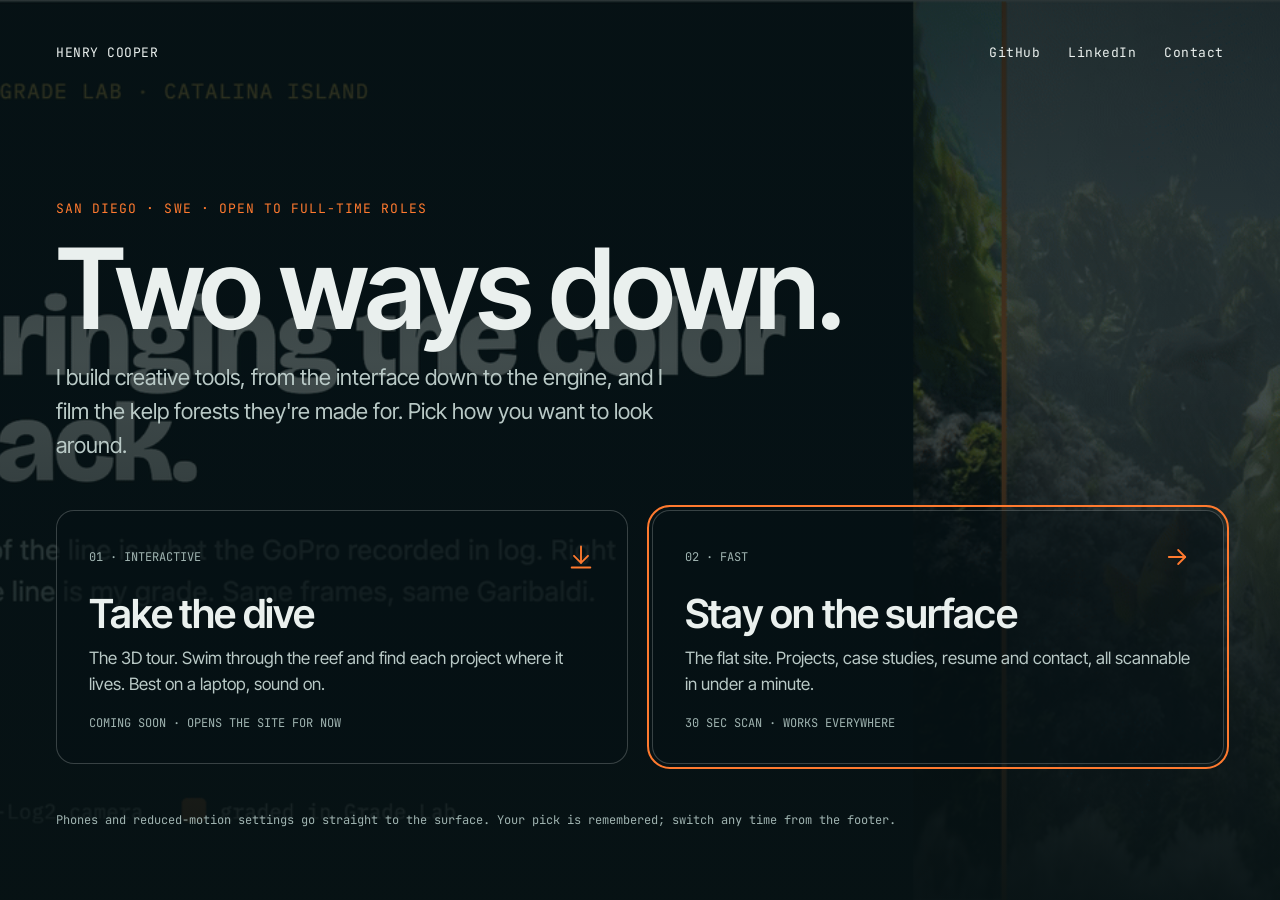
<file: index.html>
<!doctype html>
<html lang="en">
<head>
<meta charset="utf-8">
<meta name="viewport" content="width=device-width, initial-scale=1">
<title>Henry Cooper</title>
<meta name="description" content="Henry Cooper builds creative tools, from the interface down to the engine. Take the 3D tour or open the website.">
<link rel="preconnect" href="https://fonts.googleapis.com">
<link rel="preconnect" href="https://fonts.gstatic.com" crossorigin>
<link href="https://fonts.googleapis.com/css2?family=Inter+Tight:wght@400;500;600;700&family=JetBrains+Mono:wght@400;500&display=swap" rel="stylesheet">
<link rel="stylesheet" href="styles.css">
<script>
  // Set this to your 3D portfolio's address once it's hosted.
  window.TOUR_URL = "";
  (function () {
    var q = new URLSearchParams(location.search);
    if (q.has("choose")) { try { localStorage.removeItem("hc-mode"); } catch (e) {} return; }
    var saved = null; try { saved = localStorage.getItem("hc-mode"); } catch (e) {}
    var lowPower = matchMedia("(prefers-reduced-motion: reduce)").matches ||
      (navigator.connection && navigator.connection.saveData) ||
      matchMedia("(max-width: 720px)").matches;
    if (saved === "site" || (!saved && lowPower) || (saved === "tour" && !window.TOUR_URL)) { location.replace("site.html"); return; }
    if (saved === "tour" && window.TOUR_URL) location.replace(window.TOUR_URL);
  })();
</script>
</head>
<body>
<div class="entry">
  <img class="bg" src="assets/hero.gif" alt="" aria-hidden="true">
  <div class="shade" aria-hidden="true"></div>
  <header>
    <span>HENRY COOPER</span>
    <nav aria-label="Quick links">
      <a href="https://github.com/henryhcooperr">GitHub</a>
      <a href="https://www.linkedin.com/in/henryhcooper/">LinkedIn</a>
      <a href="site.html#contact">Contact</a>
    </nav>
  </header>
  <main>
    <div style="display:flex;flex-direction:column;gap:20px;max-width:900px">
      <p class="eyebrow">SAN DIEGO · SWE · OPEN TO FULL-TIME ROLES</p>
      <h1>Two ways down.</h1>
      <p class="lede">I build creative tools, from the interface down to the engine, and I film the kelp forests they're made for. Pick how you want to look around.</p>
    </div>
    <div class="choices">
      <a class="choice" id="tour" href="#">
        <span class="r"><span class="mono">01 · INTERACTIVE</span>
          <svg width="28" height="28" viewBox="0 0 24 24" fill="none" stroke="#FF7A2F" stroke-width="1.6" stroke-linecap="round" stroke-linejoin="round" aria-hidden="true"><path d="M12 3v14"/><path d="M6 11l6 6 6-6"/><path d="M4 21h16"/></svg></span>
        <span style="display:flex;flex-direction:column;gap:8px"><span class="t">Take the dive</span>
        <span class="d">The 3D tour. Swim through the reef and find each project where it lives. Best on a laptop, sound on.</span></span>
        <span class="mono" id="tour-note">ABOUT 2 MIN · WEBGL</span>
      </a>
      <a class="choice" id="site" href="site.html" autofocus>
        <span class="r"><span class="mono">02 · FAST</span>
          <svg width="28" height="28" viewBox="0 0 24 24" fill="none" stroke="#FF7A2F" stroke-width="1.6" stroke-linecap="round" stroke-linejoin="round" aria-hidden="true"><path d="M5 12h14"/><path d="M13 6l6 6-6 6"/></svg></span>
        <span style="display:flex;flex-direction:column;gap:8px"><span class="t">Stay on the surface</span>
        <span class="d">The flat site. Projects, case studies, resume and contact, all scannable in under a minute.</span></span>
        <span class="mono">30 SEC SCAN · WORKS EVERYWHERE</span>
      </a>
    </div>
    <p class="mono">Phones and reduced-motion settings go straight to the surface. Your pick is remembered; switch any time from the footer.</p>
  </main>
</div>
<script>
  var tour = document.getElementById("tour");
  if (window.TOUR_URL) { tour.href = window.TOUR_URL; }
  else { document.getElementById("tour-note").textContent = "COMING SOON · OPENS THE SITE FOR NOW"; tour.href = "site.html"; }
  tour.addEventListener("click", function () { try { localStorage.setItem("hc-mode", window.TOUR_URL ? "tour" : "site"); } catch (e) {} });
  document.getElementById("site").addEventListener("click", function () { try { localStorage.setItem("hc-mode", "site"); } catch (e) {} });
</script>
</body>
</html>
</file>
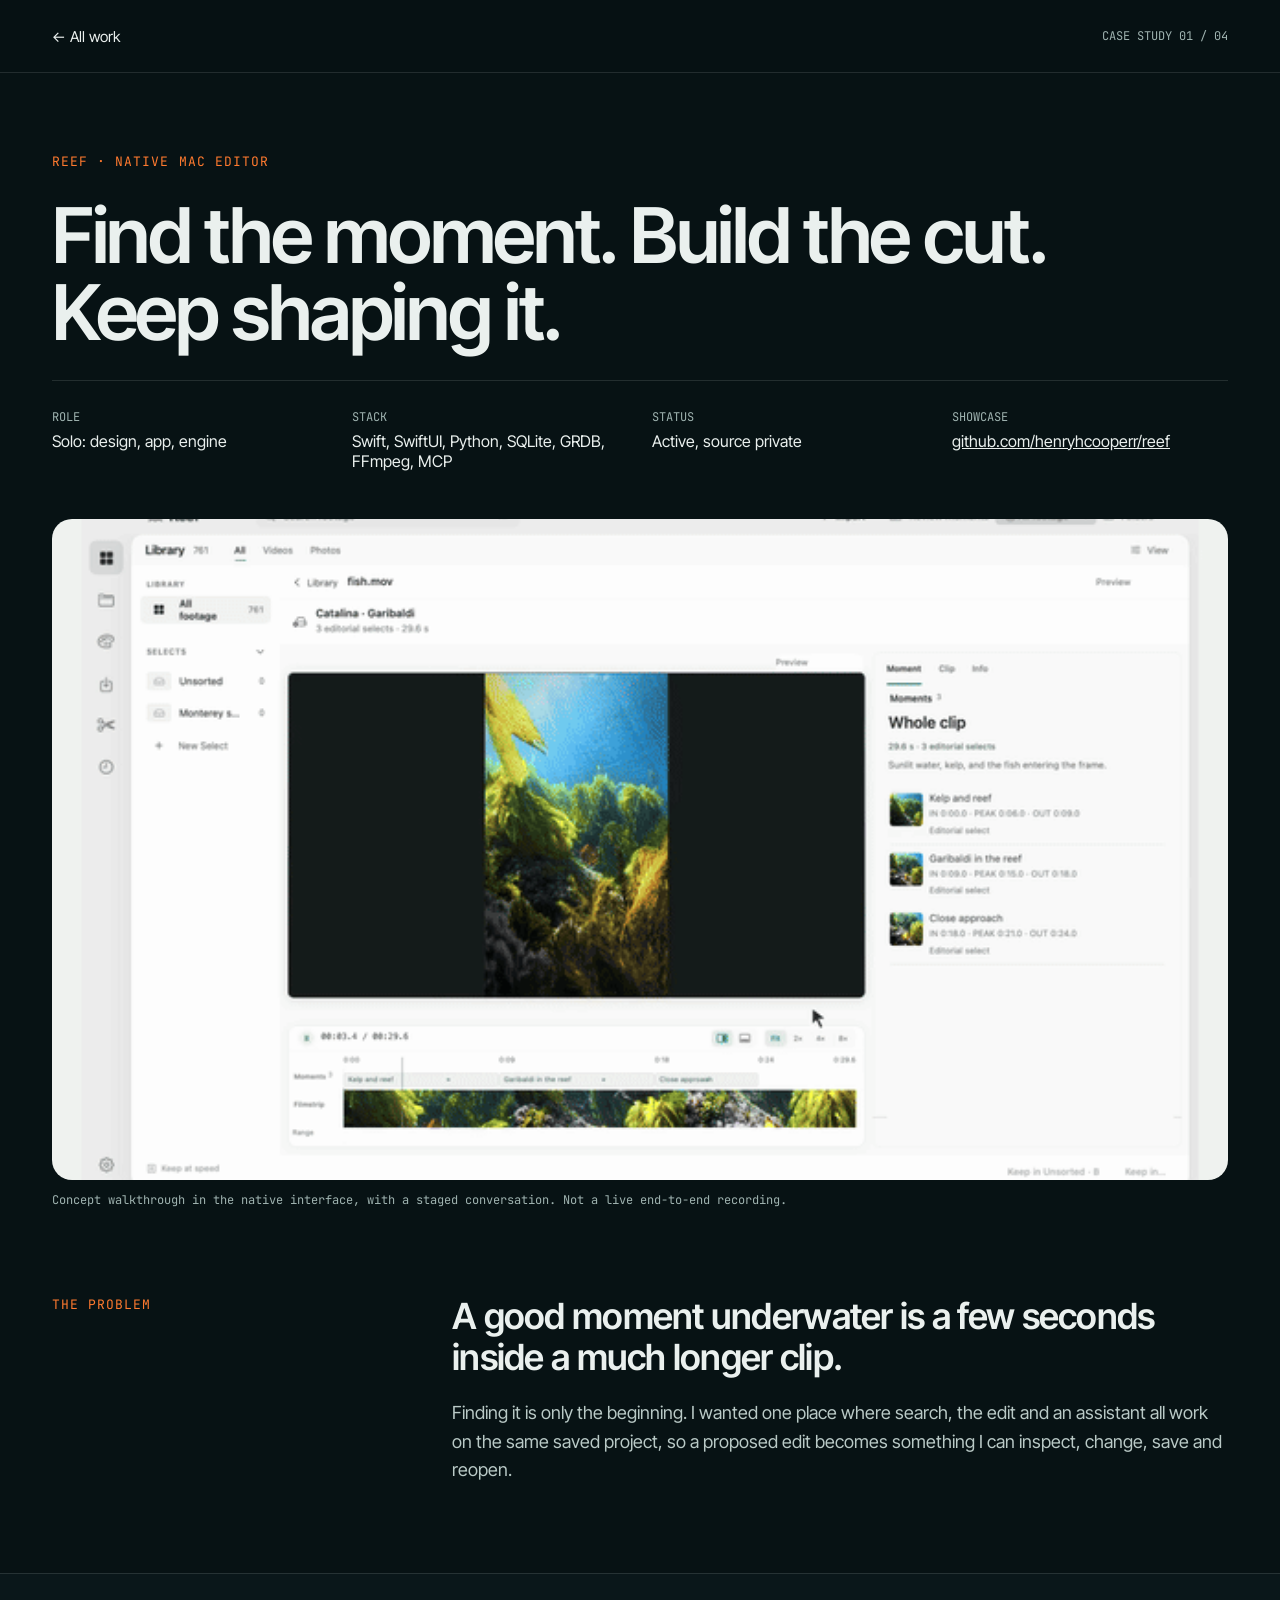
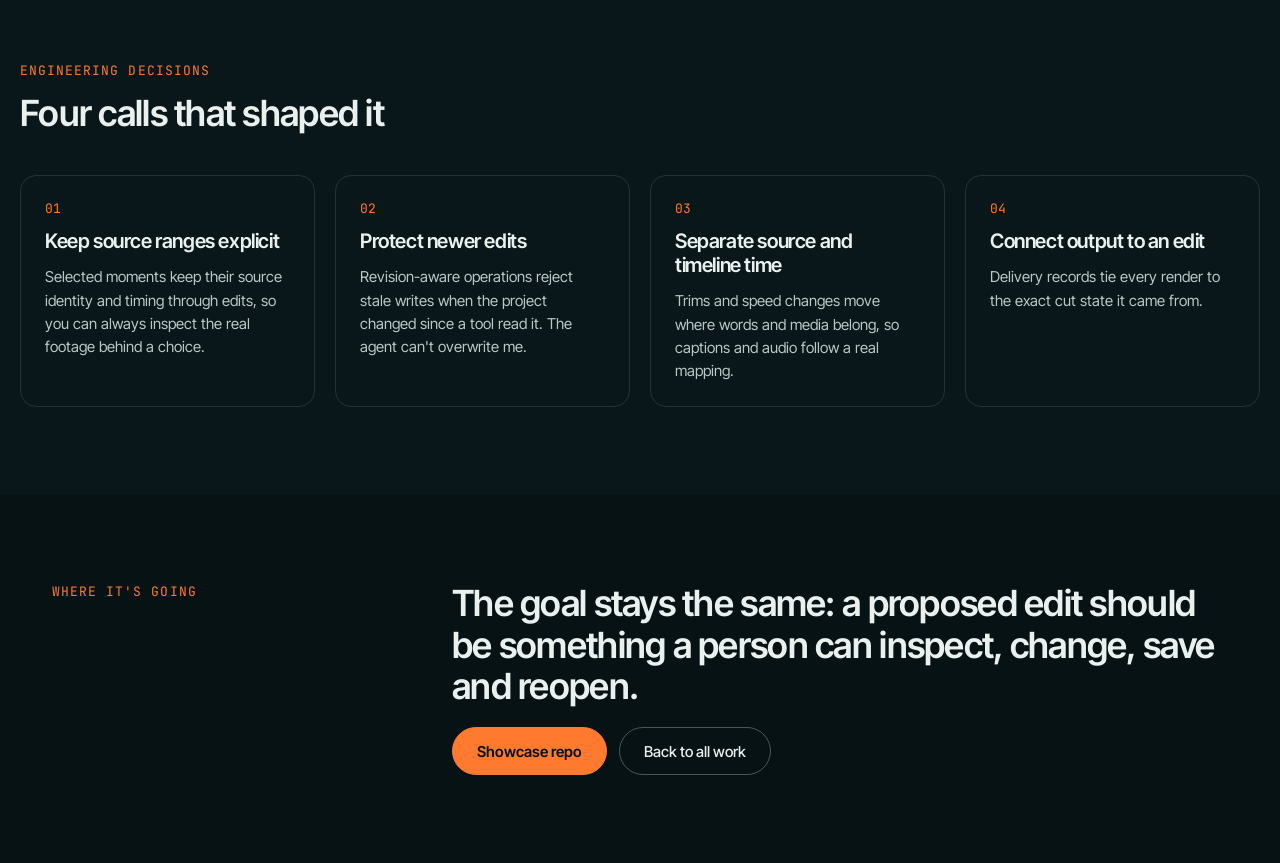
<file: reef.html>
<!doctype html>
<html lang="en">
<head>
<meta charset="utf-8">
<meta name="viewport" content="width=device-width, initial-scale=1">
<title>Reef · Henry Cooper</title>
<meta name="description" content="Case study: Reef, a native Mac editor for underwater footage with an agent that edits the same timeline.">
<link rel="preconnect" href="https://fonts.googleapis.com">
<link rel="preconnect" href="https://fonts.gstatic.com" crossorigin>
<link href="https://fonts.googleapis.com/css2?family=Inter+Tight:wght@400;500;600;700&family=JetBrains+Mono:wght@400;500&display=swap" rel="stylesheet">
<link rel="stylesheet" href="styles.css">
</head>
<body>
<header class="top">
  <div class="wrap">
    <a href="site.html#work" style="text-decoration:none;padding:12px 0;font-size:15px">← All work</a>
    <span class="mono">CASE STUDY 01 / 04</span>
  </div>
</header>
<main>
<div class="wrap">
  <div class="case-head">
    <p class="eyebrow">REEF · NATIVE MAC EDITOR</p>
    <h1>Find the moment. Build the cut. Keep shaping it.</h1>
    <dl class="meta">
      <div><dt>ROLE</dt><dd>Solo: design, app, engine</dd></div>
      <div><dt>STACK</dt><dd>Swift, SwiftUI, Python, SQLite, GRDB, FFmpeg, MCP</dd></div>
      <div><dt>STATUS</dt><dd>Active, source private</dd></div>
      <div><dt>SHOWCASE</dt><dd><a href="https://github.com/henryhcooperr/reef">github.com/henryhcooperr/reef</a></dd></div>
    </dl>
  </div>
  <figure style="margin:0;display:flex;flex-direction:column;gap:12px">
    <img src="assets/reef.gif" alt="Reef's editor with an agent proposing a cut from dive footage" style="width:100%;aspect-ratio:16/9;object-fit:cover;border-radius:20px">
    <figcaption class="mono">Concept walkthrough in the native interface, with a staged conversation. Not a live end-to-end recording.</figcaption>
  </figure>
  <div class="split">
    <div><p class="eyebrow">THE PROBLEM</p></div>
    <div>
      <h2>A good moment underwater is a few seconds inside a much longer clip.</h2>
      <p>Finding it is only the beginning. I wanted one place where search, the edit and an assistant all work on the same saved project, so a proposed edit becomes something I can inspect, change, save and reopen.</p>
    </div>
  </div>
</div>
<section class="deep">
  <div class="wrap sec">
    <div class="head"><div><p class="eyebrow">ENGINEERING DECISIONS</p><h2 style="font-size:36px">Four calls that shaped it</h2></div></div>
    <div class="grid4 decisions">
      <div><span>01</span><h3>Keep source ranges explicit</h3><p>Selected moments keep their source identity and timing through edits, so you can always inspect the real footage behind a choice.</p></div>
      <div><span>02</span><h3>Protect newer edits</h3><p>Revision-aware operations reject stale writes when the project changed since a tool read it. The agent can't overwrite me.</p></div>
      <div><span>03</span><h3>Separate source and timeline time</h3><p>Trims and speed changes move where words and media belong, so captions and audio follow a real mapping.</p></div>
      <div><span>04</span><h3>Connect output to an edit</h3><p>Delivery records tie every render to the exact cut state it came from.</p></div>
    </div>
  </div>
</section>
<div class="wrap">
  <div class="split">
    <div><p class="eyebrow">WHERE IT'S GOING</p></div>
    <div>
      <h2>The goal stays the same: a proposed edit should be something a person can inspect, change, save and reopen.</h2>
      <div class="row">
        <a class="btn primary" href="https://github.com/henryhcooperr/reef">Showcase repo</a>
        <a class="btn" href="site.html#work">Back to all work</a>
      </div>
    </div>
  </div>
</div>
</main>
</body>
</html>
</file>
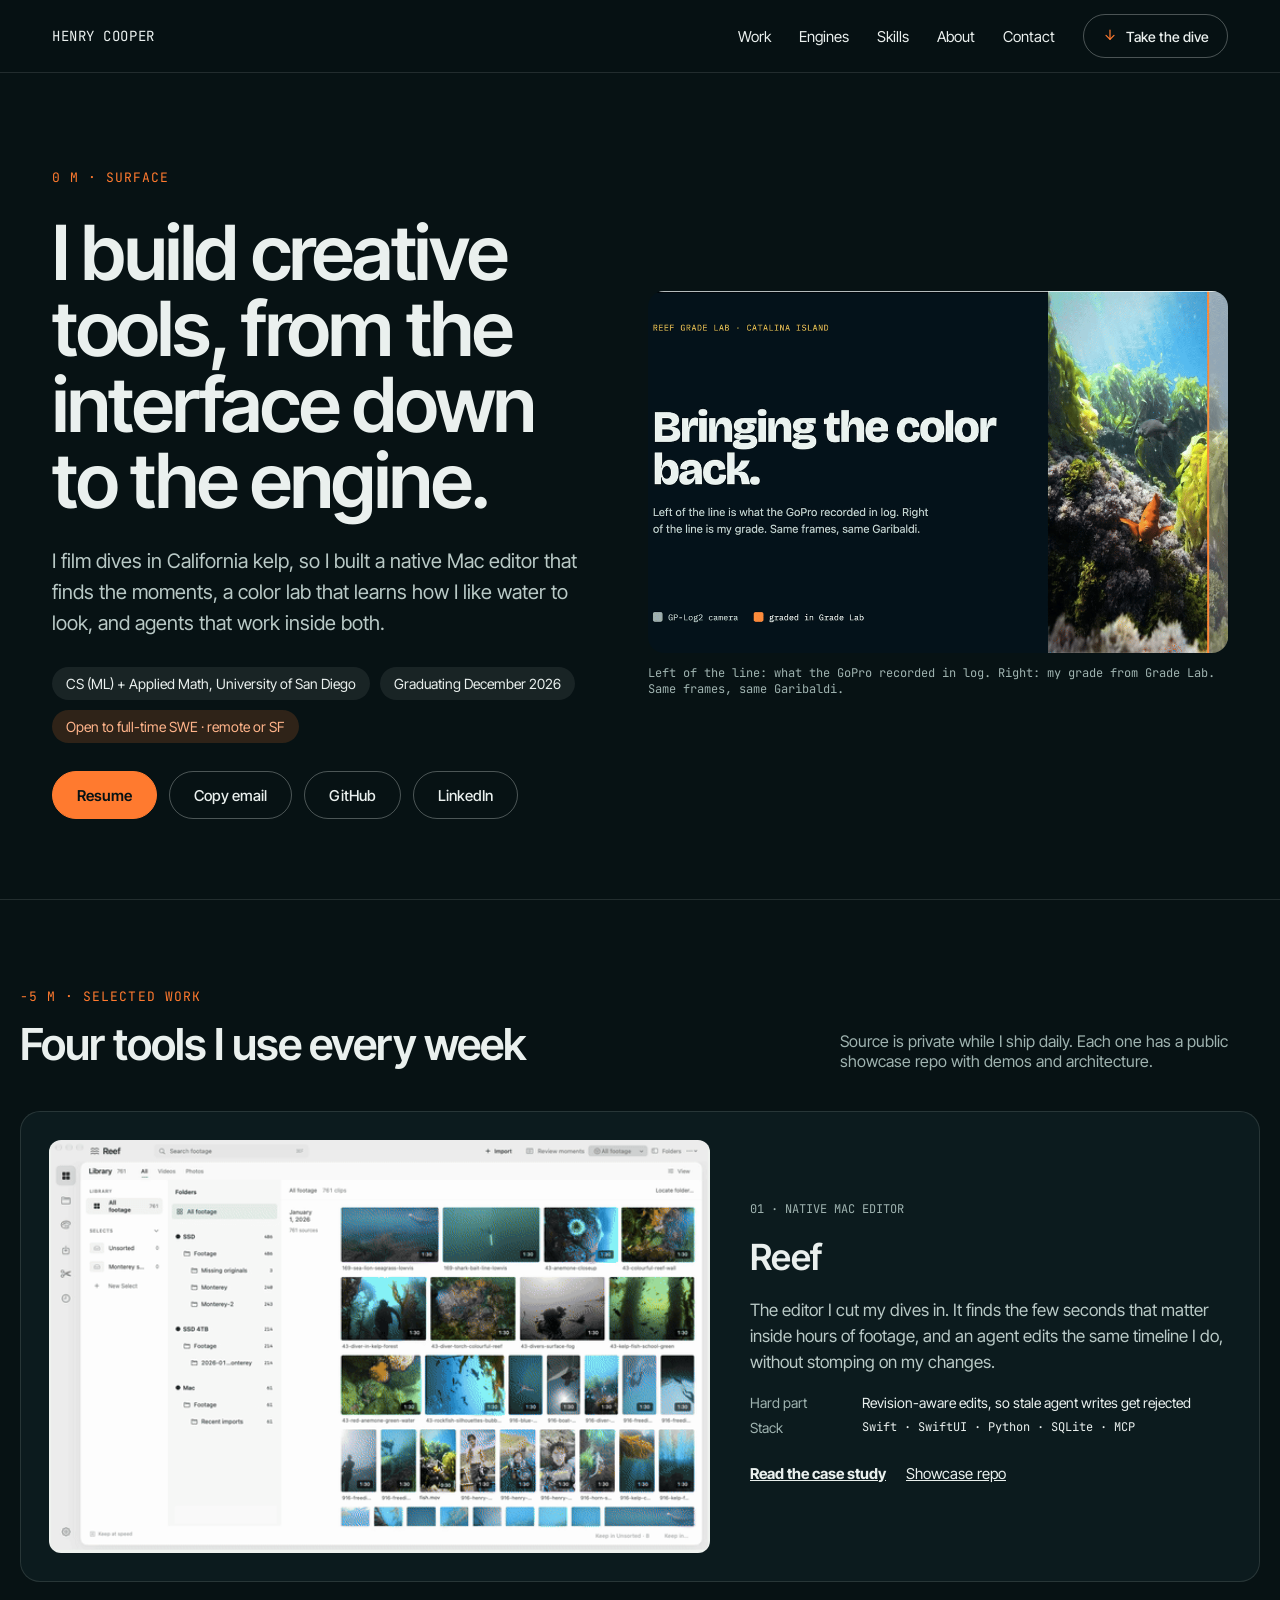
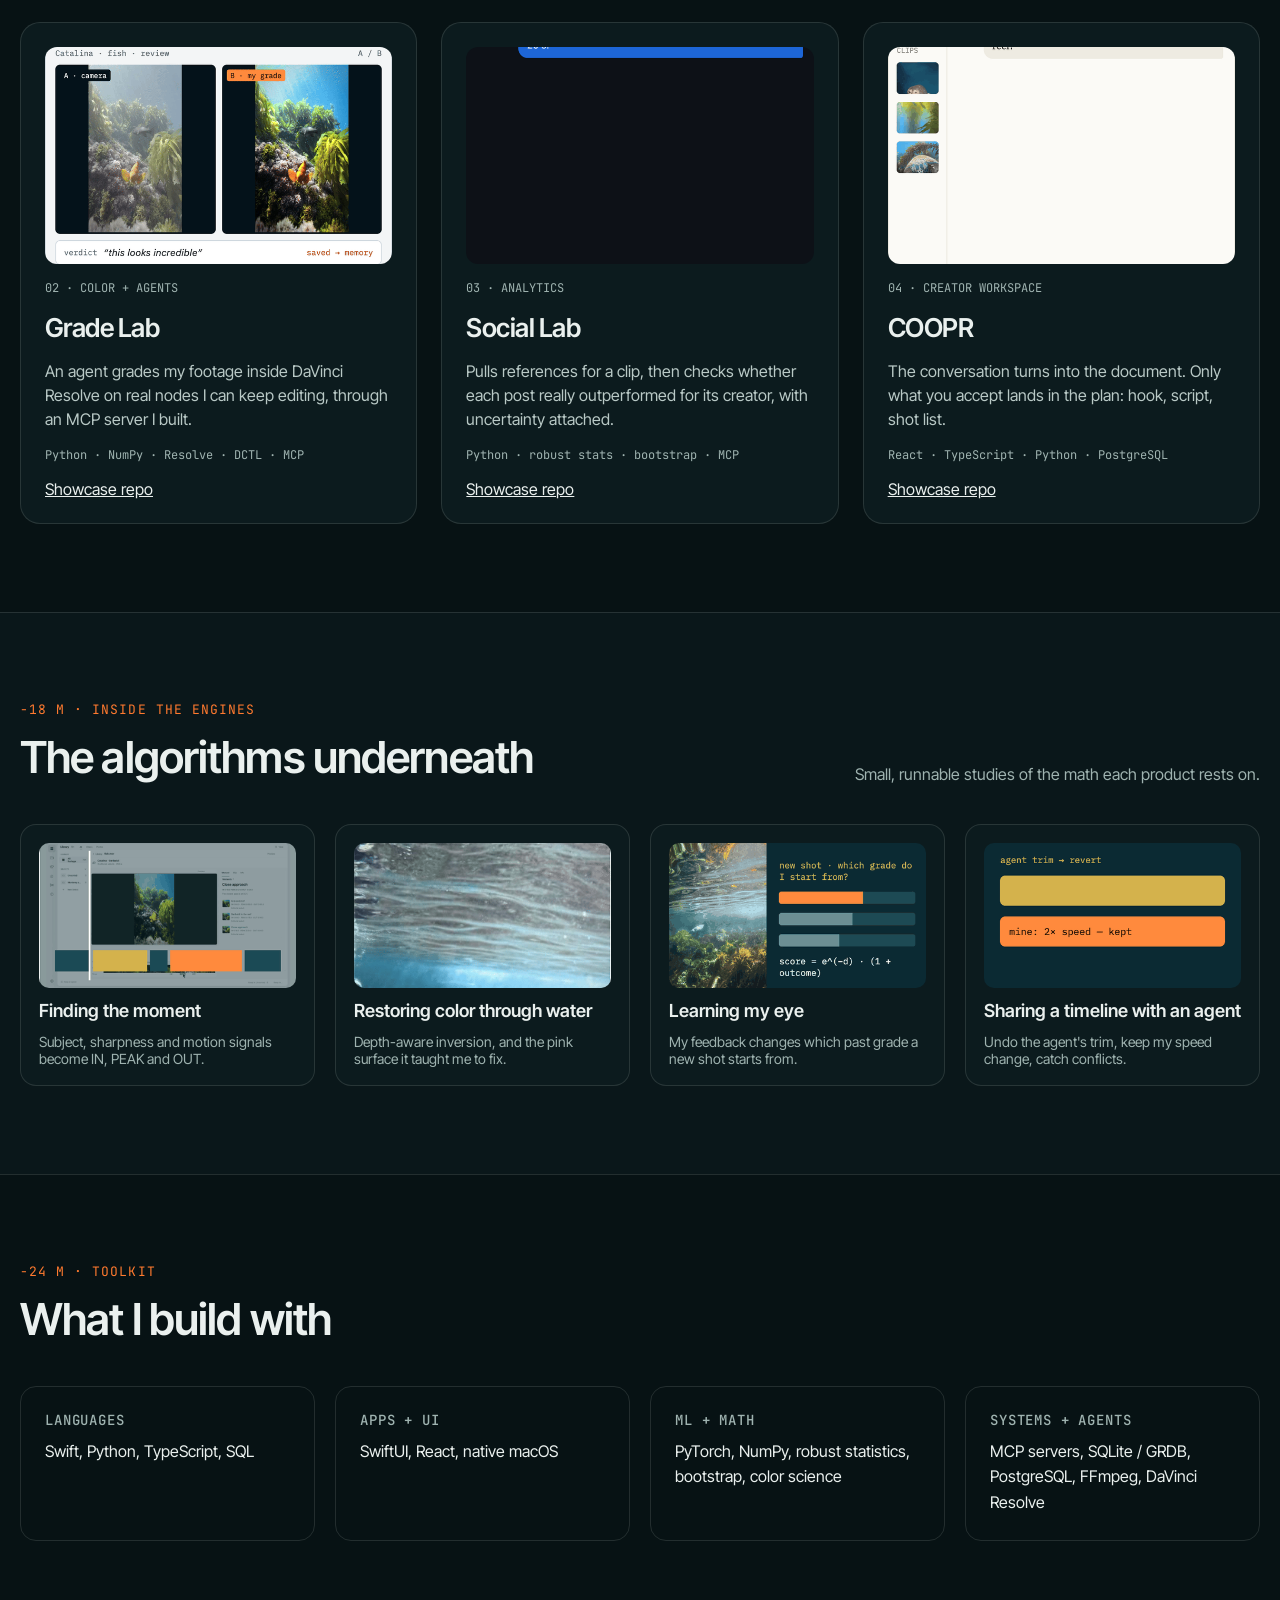
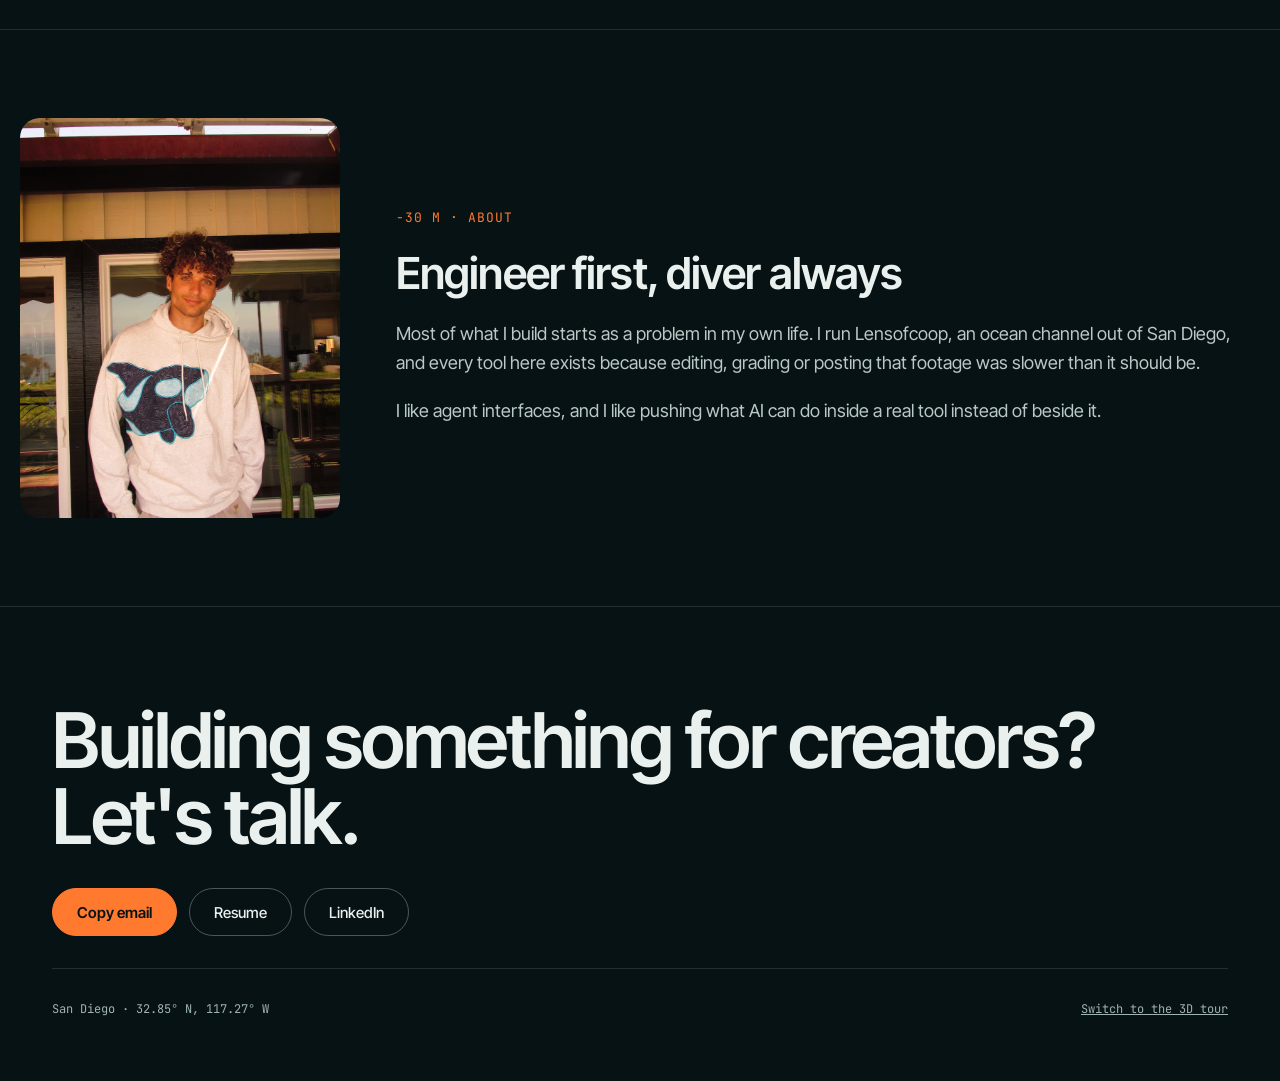
<file: site.html>
<!doctype html>
<html lang="en">
<head>
<meta charset="utf-8">
<meta name="viewport" content="width=device-width, initial-scale=1">
<title>Henry Cooper · Creative tools engineer</title>
<meta name="description" content="Henry Cooper builds creative tools from the interface down to the engine: Reef, Grade Lab, Social Lab and COOPR.">
<link rel="preconnect" href="https://fonts.googleapis.com">
<link rel="preconnect" href="https://fonts.gstatic.com" crossorigin>
<link href="https://fonts.googleapis.com/css2?family=Inter+Tight:wght@400;500;600;700&family=JetBrains+Mono:wght@400;500&display=swap" rel="stylesheet">
<link rel="stylesheet" href="styles.css">
</head>
<body>
<header class="top">
  <div class="wrap">
    <a class="brand" href="#top">HENRY COOPER</a>
    <nav aria-label="Sections">
      <a href="#work">Work</a>
      <a href="#engines">Engines</a>
      <a href="#skills">Skills</a>
      <a href="#about">About</a>
      <a href="#contact">Contact</a>
      <a class="btn" href="index.html?choose">
        <svg width="16" height="16" viewBox="0 0 24 24" fill="none" stroke="#FF7A2F" stroke-width="1.8" stroke-linecap="round" stroke-linejoin="round" aria-hidden="true"><path d="M12 3v14"/><path d="M6 11l6 6 6-6"/></svg>
        Take the dive</a>
    </nav>
  </div>
</header>

<main id="top">
<div class="wrap">
  <div class="hero">
    <div>
      <p class="eyebrow">0 M · SURFACE</p>
      <h1>I build creative tools, from the interface down to the engine.</h1>
      <p class="lede">I film dives in California kelp, so I built a native Mac editor that finds the moments, a color lab that learns how I like water to look, and agents that work inside both.</p>
      <ul class="chips">
        <li>CS (ML) + Applied Math, University of San Diego</li>
        <li>Graduating December 2026</li>
        <li class="hot">Open to full-time SWE · remote or SF</li>
      </ul>
      <div class="row">
        <a class="btn primary" href="resume.pdf">Resume</a>
        <button class="btn copy-email" type="button">Copy email</button>
        <a class="btn" href="https://github.com/henryhcooperr">GitHub</a>
        <a class="btn" href="https://www.linkedin.com/in/henryhcooper/">LinkedIn</a>
      </div>
    </div>
    <figure>
      <img src="assets/hero.gif" alt="A Garibaldi in kelp. Left of the line is the GoPro's log footage, right is my grade from Grade Lab.">
      <figcaption class="mono">Left of the line: what the GoPro recorded in log. Right: my grade from Grade Lab. Same frames, same Garibaldi.</figcaption>
    </figure>
  </div>
</div>

<section id="work" aria-labelledby="work-title">
  <div class="wrap sec">
    <div class="head">
      <div>
        <p class="eyebrow">−5 M · SELECTED WORK</p>
        <h2 id="work-title">Four tools I use every week</h2>
      </div>
      <p>Source is private while I ship daily. Each one has a public showcase repo with demos and architecture.</p>
    </div>

    <article class="card feature">
      <img src="assets/reef.gif" alt="Reef's native Mac editor finding moments in dive footage" loading="lazy">
      <div>
        <span class="mono">01 · NATIVE MAC EDITOR</span>
        <h3>Reef</h3>
        <p>The editor I cut my dives in. It finds the few seconds that matter inside hours of footage, and an agent edits the same timeline I do, without stomping on my changes.</p>
        <dl class="facts">
          <dt>Hard part</dt><dd>Revision-aware edits, so stale agent writes get rejected</dd>
          <dt>Stack</dt><dd class="mono" style="color:var(--text)">Swift · SwiftUI · Python · SQLite · MCP</dd>
        </dl>
        <div class="links">
          <a href="reef.html"><strong>Read the case study</strong></a>
          <a href="https://github.com/henryhcooperr/reef">Showcase repo</a>
        </div>
      </div>
    </article>

    <div class="grid3">
      <article class="card">
        <img class="media" src="assets/grade-lab.gif" alt="Grade Lab grading dive footage inside DaVinci Resolve" loading="lazy">
        <span class="mono">02 · COLOR + AGENTS</span>
        <h3>Grade Lab</h3>
        <p>An agent grades my footage inside DaVinci Resolve on real nodes I can keep editing, through an MCP server I built.</p>
        <span class="mono">Python · NumPy · Resolve · DCTL · MCP</span>
        <a class="push" href="https://github.com/henryhcooperr/grade-lab">Showcase repo</a>
      </article>
      <article class="card">
        <img class="media" src="assets/social-lab.gif" alt="Social Lab comparing post performance" loading="lazy">
        <span class="mono">03 · ANALYTICS</span>
        <h3>Social Lab</h3>
        <p>Pulls references for a clip, then checks whether each post really outperformed for its creator, with uncertainty attached.</p>
        <span class="mono">Python · robust stats · bootstrap · MCP</span>
        <a class="push" href="https://github.com/henryhcooperr/reef-social-lab">Showcase repo</a>
      </article>
      <article class="card">
        <img class="media" src="assets/coopr.gif" alt="COOPR turning a conversation into an editable document" loading="lazy">
        <span class="mono">04 · CREATOR WORKSPACE</span>
        <h3>COOPR</h3>
        <p>The conversation turns into the document. Only what you accept lands in the plan: hook, script, shot list.</p>
        <span class="mono">React · TypeScript · Python · PostgreSQL</span>
        <a class="push" href="https://github.com/henryhcooperr/coopr">Showcase repo</a>
      </article>
    </div>
  </div>
</section>

<section id="engines" class="deep" aria-labelledby="engines-title">
  <div class="wrap sec">
    <div class="head"><div>
      <p class="eyebrow">−18 M · INSIDE THE ENGINES</p>
      <h2 id="engines-title">The algorithms underneath</h2>
    </div><p>Small, runnable studies of the math each product rests on.</p></div>
    <div class="grid4">
      <a class="card" href="https://github.com/henryhcooperr/reef-algorithm-studies"><img src="assets/moments.gif" alt="" loading="lazy"><strong>Finding the moment</strong><span>Subject, sharpness and motion signals become IN, PEAK and OUT.</span></a>
      <a class="card" href="https://github.com/henryhcooperr/reef-algorithm-studies"><img src="assets/restoring.gif" alt="" loading="lazy"><strong>Restoring color through water</strong><span>Depth-aware inversion, and the pink surface it taught me to fix.</span></a>
      <a class="card" href="https://github.com/henryhcooperr/reef-algorithm-studies"><img src="assets/learning.gif" alt="" loading="lazy"><strong>Learning my eye</strong><span>My feedback changes which past grade a new shot starts from.</span></a>
      <a class="card" href="https://github.com/henryhcooperr/reef-algorithm-studies"><img src="assets/timeline.gif" alt="" loading="lazy"><strong>Sharing a timeline with an agent</strong><span>Undo the agent's trim, keep my speed change, catch conflicts.</span></a>
    </div>
  </div>
</section>

<section id="skills" aria-labelledby="skills-title">
  <div class="wrap sec">
    <div class="head"><div>
      <p class="eyebrow">−24 M · TOOLKIT</p>
      <h2 id="skills-title">What I build with</h2>
    </div></div>
    <div class="skills">
      <div><h3>LANGUAGES</h3><p>Swift, Python, TypeScript, SQL</p></div>
      <div><h3>APPS + UI</h3><p>SwiftUI, React, native macOS</p></div>
      <div><h3>ML + MATH</h3><p>PyTorch, NumPy, robust statistics, bootstrap, color science</p></div>
      <div><h3>SYSTEMS + AGENTS</h3><p>MCP servers, SQLite / GRDB, PostgreSQL, FFmpeg, DaVinci Resolve</p></div>
    </div>
  </div>
</section>

<section id="about" aria-labelledby="about-title">
  <div class="wrap about">
    <img src="assets/henry.jpg" alt="Henry Cooper in an orca hoodie" loading="lazy">
    <div>
      <p class="eyebrow">−30 M · ABOUT</p>
      <h2 id="about-title" style="font-size:44px">Engineer first, diver always</h2>
      <p>Most of what I build starts as a problem in my own life. I run Lensofcoop, an ocean channel out of San Diego, and every tool here exists because editing, grading or posting that footage was slower than it should be.</p>
      <p>I like agent interfaces, and I like pushing what AI can do inside a real tool instead of beside it.</p>
    </div>
  </div>
</section>
</main>

<footer id="contact">
  <div class="wrap">
    <h2>Building something for creators? Let's talk.</h2>
    <div class="row">
      <button class="btn primary copy-email" type="button">Copy email</button>
      <a class="btn" href="resume.pdf">Resume</a>
      <a class="btn" href="https://www.linkedin.com/in/henryhcooper/">LinkedIn</a>
    </div>
    <div class="base mono">
      <span>San Diego · 32.85° N, 117.27° W</span>
      <a href="index.html?choose">Switch to the 3D tour</a>
    </div>
  </div>
</footer>
<script>
  // Put your email here.
  var EMAIL = "you@example.com";
  document.querySelectorAll(".copy-email").forEach(function (b) {
    var label = b.textContent;
    b.addEventListener("click", function () {
      var done = function () { b.textContent = "Copied " + EMAIL; setTimeout(function () { b.textContent = label; }, 2000); };
      if (navigator.clipboard) navigator.clipboard.writeText(EMAIL).then(done, function () { location.href = "mailto:" + EMAIL; });
      else location.href = "mailto:" + EMAIL;
    });
  });
</script>
</body>
</html>
</file>
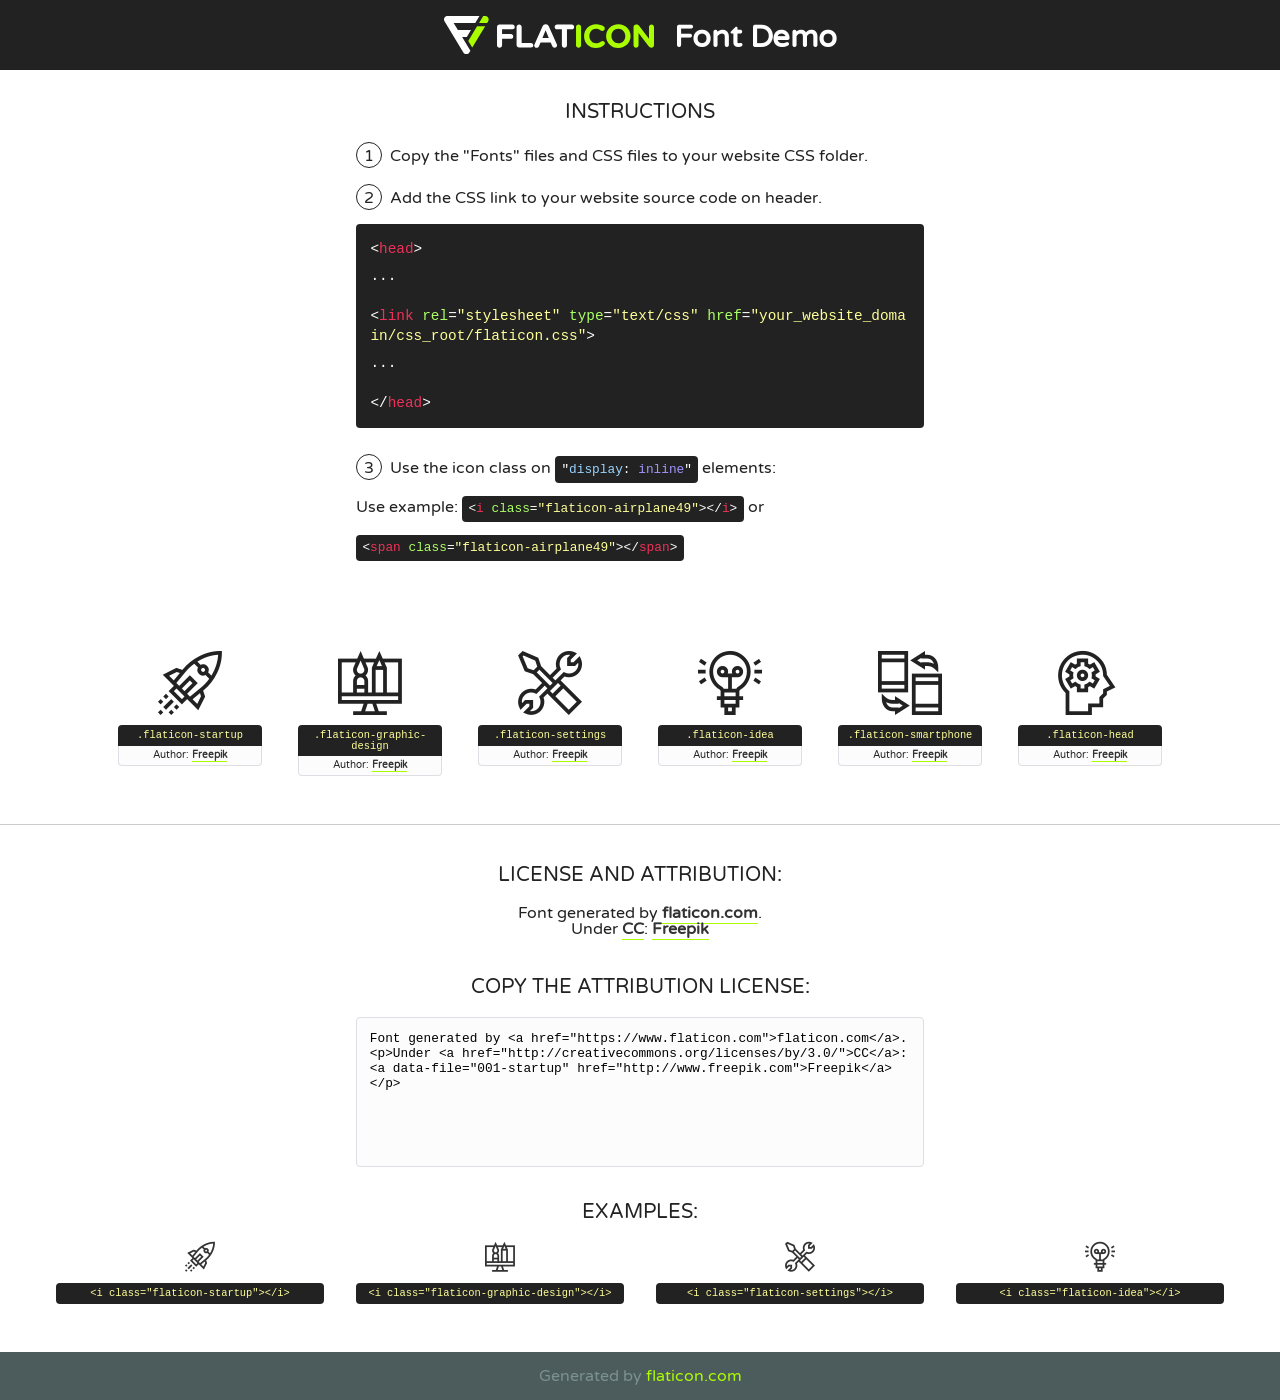
<file: fonts/flaticon/font/flaticon.html>
<!DOCTYPE html>
<!--
  Flaticon icon font: Flaticon
  Creation date: 03/04/2019 06:02
-->
<html>
<!DOCTYPE html>
<html>

<head>
    <title>Flaticon WebFont</title>
    <link href="http://fonts.googleapis.com/css?family=Varela+Round" rel="stylesheet" type="text/css" />
    <link rel="stylesheet" type="text/css" href="flaticon.css">
    <meta charset="UTF-8">
    <style>
    html, body, div, span, applet, object, iframe,
    h1, h2, h3, h4, h5, h6, p, blockquote, pre,
    a, abbr, acronym, address, big, cite, code,
    del, dfn, em, img, ins, kbd, q, s, samp,
    small, strike, strong, sub, sup, tt, var,
    b, u, i, center,
    dl, dt, dd, ol, ul, li,
    fieldset, form, label, legend,
    table, caption, tbody, tfoot, thead, tr, th, td,
    article, aside, canvas, details, embed, 
    figure, figcaption, footer, header, hgroup, 
    menu, nav, output, ruby, section, summary,
    time, mark, audio, video {
        margin: 0;
        padding: 0;
        border: 0;
        font-size: 100%;
        font: inherit;
        vertical-align: baseline;
    }
    /* HTML5 display-role reset for older browsers */
    article, aside, details, figcaption, figure, 
    footer, header, hgroup, menu, nav, section {
        display: block;
    }
    body {
        line-height: 1;
    }
    ol, ul {
        list-style: none;
    }
    blockquote, q {
        quotes: none;
    }
    blockquote:before, blockquote:after,
    q:before, q:after {
        content: '';
        content: none;
    }
    table {
        border-collapse: collapse;
        border-spacing: 0;
    }
    body {
        font-family: 'Varela Round', Helvetica, Arial, sans-serif;
        font-size: 16px;
        color: #222;
    }
    a {
        color: #333;
        border-bottom: 1px solid #a9fd00;
        font-weight: bold;
        text-decoration: none;
    }
    * {
        -moz-box-sizing: border-box;
        -webkit-box-sizing: border-box;
        box-sizing: border-box;
        margin: 0;
        padding: 0;
    }
    [class^="flaticon-"]:before, [class*=" flaticon-"]:before, [class^="flaticon-"]:after, [class*=" flaticon-"]:after {
        font-family: Flaticon;
        font-size: 30px;
        font-style: normal;
        margin-left: 20px;
        color: #333;
    }
    .wrapper {
        max-width: 600px;
        margin: auto;
        padding: 0 1em;
    }
    .title {
        font-size: 1.25em;
        text-align: center;
        margin-bottom: 1em;
        text-transform: uppercase;
    }
    header {
        text-align: center;
        background-color: #222;
        color: #fff;
        padding: 1em;
    }
    header .logo {
        width: 210px;
        height: 38px;
        display: inline-block;
        vertical-align: middle;
        margin-right: 1em;
        border: none;
    }
    header strong {
        font-size: 1.95em;
        font-weight: bold;
        vertical-align: middle;
        margin-top: 5px;
        display: inline-block;
    }
    .demo {
        margin: 2em auto;
        line-height: 1.25em;
    }
    .demo ul li {
        margin-bottom: 1em;
    }
    .demo ul li .num {
        color: #222;
        border-radius: 20px;
        display: inline-block;
        width: 26px;
        padding: 3px;
        height: 26px;
        text-align: center;
        margin-right: 0.5em;
        border: 1px solid #222;
    }
    .demo ul li code {
        background-color: #222;
        border-radius: 4px;
        padding: 0.25em 0.5em;
        display: inline-block;
        color: #fff;
        font-family: Consolas,Monaco,Lucida Console,Liberation Mono,DejaVu Sans Mono,Bitstream Vera Sans Mono,Courier New, monospace;
        font-weight: lighter;
        margin-top: 1em;
        font-size: 0.8em;
        word-break: break-all;
    }
    .demo ul li code.big {
        padding: 1em;
        font-size: 0.9em;
    }
    .demo ul li code .red {
        color: #EF3159;
    }
    .demo ul li code .green {
        color: #ACFF65;
    }
    .demo ul li code .yellow {
        color: #FFFF99;
    }
    .demo ul li code .blue {
        color: #99D3FF;
    }
    .demo ul li code .purple {
        color: #A295FF;
    }
    .demo ul li code .dots {
        margin-top: 0.5em;
        display: block;
    }
    #glyphs {
        border-bottom: 1px solid #ccc;
        padding: 2em 0;
        text-align: center;
    }
    .glyph {
        display: inline-block;
        width: 9em;
        margin: 1em;
        text-align: center;
        vertical-align: top;
        background: #FFF;
    }
    .glyph .glyph-icon {
        padding: 10px;
        display: block;
        font-family:"Flaticon";
        font-size: 64px;
        line-height: 1;
    }
    .glyph .glyph-icon:before {
        font-size: 64px;
        color: #222;
        margin-left: 0;
    }
    .class-name {
        font-size: 0.65em;
        background-color: #222;
        color: #fff;
        border-radius: 4px 4px 0 0;
        padding: 0.5em;
        color: #FFFF99;
        font-family: Consolas,Monaco,Lucida Console,Liberation Mono,DejaVu Sans Mono,Bitstream Vera Sans Mono,Courier New, monospace;
    }
    .author-name {
        font-size: 0.6em;
        background-color: #fcfcfd;
        border: 1px solid #DEDEE4;
        border-top: 0;
        border-radius: 0 0 4px 4px;
        padding: 0.5em;
    }
    .class-name:last-child {
        font-size: 10px;
        color:#888;
    }
    .class-name:last-child a {
        font-size: 10px;
        color:#555;
    }
    .class-name:last-child a:hover {
        color:#a9fd00;
    }
    .glyph > input {
        display: block;
        width: 100px;
        margin: 5px auto;
        text-align: center;
        font-size: 12px;
        cursor: text;
    }
    .glyph > input.icon-input {
        font-family:"Flaticon";
        font-size: 16px;
        margin-bottom: 10px;
    }
    .attribution .title {
        margin-top: 2em;
    }
    .attribution textarea {
        background-color: #fcfcfd;
        padding: 1em;
        border: none;
        box-shadow: none;
        border: 1px solid #DEDEE4;
        border-radius: 4px;
        resize: none;
        width: 100%;
        height: 150px;
        font-size: 0.8em;
        font-family: Consolas,Monaco,Lucida Console,Liberation Mono,DejaVu Sans Mono,Bitstream Vera Sans Mono,Courier New, monospace;
        -webkit-appearance: none;
    }
    .iconsuse {
        margin: 2em auto;
        text-align: center;
        max-width: 1200px;
    }
    .iconsuse:after {
        content: '';
        display: table;
        clear: both;
    }
    .iconsuse .image {
        float: left;
        width: 25%;
        padding: 0 1em;
    }
    .iconsuse .image p {
        margin-bottom: 1em;
    }
    .iconsuse .image span {
        display: block;
        font-size: 0.65em;
        background-color: #222;
        color: #fff;
        border-radius: 4px;
        padding: 0.5em;
        color: #FFFF99;
        margin-top: 1em;
        font-family: Consolas,Monaco,Lucida Console,Liberation Mono,DejaVu Sans Mono,Bitstream Vera Sans Mono,Courier New, monospace;
    }
    #footer {
        text-align: center;
        background-color: #4C5B5C;
        color: #7c9192;
        padding: 1em;
    }
    #footer a {
        border: none;
        color: #a9fd00;
        font-weight: normal;
    }
    @media (max-width: 960px) {
        .iconsuse .image {
            width: 50%;
        }
    }
    @media (max-width: 560px) {
        .iconsuse .image {
            width: 100%;
        }
    }
    </style>
</head>

<body class="characters-off">

    <header>
        <a href="https://www.flaticon.com" target="_blank" class="logo">
            <svg version="1.1" xmlns="http://www.w3.org/2000/svg" xmlns:xlink="http://www.w3.org/1999/xlink" xmlns:a="http://ns.adobe.com/AdobeSVGViewerExtensions/3.0/" viewBox="0 0 560.875 102.036" enable-background="new 0 0 560.875 102.036" xml:space="preserve">
                <defs>
                </defs>
                <g>
                    <g class="letters">
                        <path fill="#ffffff" d="M141.596,29.675c0-3.777,2.985-6.767,6.764-6.767h34.438c3.426,0,6.15,2.728,6.15,6.15
                        c0,3.43-2.724,6.149-6.15,6.149h-27.674v13.091h23.719c3.429,0,6.151,2.724,6.151,6.15c0,3.43-2.723,6.149-6.151,6.149h-23.719
                        v17.574c0,3.773-2.986,6.761-6.764,6.761c-3.779,0-6.764-2.989-6.764-6.761V29.675z"></path>
                        <path fill="#ffffff" d="M193.844,29.149c0-3.781,2.985-6.767,6.764-6.767c3.776,0,6.763,2.985,6.763,6.767v42.957h25.039
                        c3.426,0,6.149,2.726,6.149,6.153c0,3.425-2.723,6.15-6.149,6.15h-31.802c-3.779,0-6.764-2.986-6.764-6.768V29.149z"></path>
                        <path fill="#ffffff" d="M241.891,75.71l21.438-48.407c1.492-3.341,4.215-5.357,7.906-5.357h0.792
                        c3.686,0,6.323,2.017,7.815,5.357l21.439,48.407c0.436,0.967,0.701,1.845,0.701,2.723c0,3.602-2.809,6.501-6.414,6.501
                        c-3.161,0-5.269-1.845-6.499-4.655l-4.132-9.661h-27.059l-4.301,10.102c-1.144,2.631-3.426,4.214-6.237,4.214
                        c-3.517,0-6.24-2.81-6.24-6.325C241.1,77.64,241.451,76.677,241.891,75.71z M279.932,58.666l-8.521-20.297l-8.526,20.297H279.932
                        z"></path>
                        <path fill="#ffffff" d="M314.864,35.387H301.86c-3.429,0-6.239-2.813-6.239-6.238c0-3.429,2.811-6.24,6.239-6.24h39.533
                        c3.426,0,6.237,2.811,6.237,6.24c0,3.425-2.811,6.238-6.237,6.238h-13.001v42.785c0,3.773-2.99,6.761-6.764,6.761
                        c-3.779,0-6.764-2.989-6.764-6.761V35.387z"></path>
                        <path fill="#A9FD00" d="M352.615,29.149c0-3.781,2.985-6.767,6.767-6.767c3.774,0,6.761,2.985,6.761,6.767v49.024
                        c0,3.773-2.987,6.761-6.761,6.761c-3.781,0-6.767-2.989-6.767-6.761V29.149z"></path>
                        <path fill="#A9FD00" d="M374.132,53.836v-0.179c0-17.481,13.178-31.801,32.065-31.801c9.22,0,15.459,2.458,20.557,6.238
                        c1.402,1.054,2.637,2.985,2.637,5.357c0,3.692-2.985,6.59-6.681,6.59c-1.845,0-3.071-0.702-4.044-1.319
                        c-3.776-2.813-7.729-4.393-12.562-4.393c-10.364,0-17.831,8.611-17.831,19.154v0.173c0,10.542,7.291,19.329,17.831,19.329
                        c5.715,0,9.492-1.756,13.359-4.834c1.049-0.874,2.458-1.491,4.039-1.491c3.429,0,6.325,2.813,6.325,6.236
                        c0,2.106-1.056,3.78-2.282,4.834c-5.539,4.834-12.036,7.733-21.878,7.733C387.572,85.464,374.132,71.493,374.132,53.836z"></path>
                        <path fill="#A9FD00" d="M433.009,53.836v-0.179c0-17.481,13.79-31.801,32.766-31.801c18.981,0,32.592,14.143,32.592,31.628v0.173
                        c0,17.483-13.785,31.807-32.769,31.807C446.625,85.464,433.009,71.32,433.009,53.836z M484.224,53.836v-0.179
                        c0-10.539-7.725-19.326-18.626-19.326c-10.893,0-18.449,8.611-18.449,19.154v0.173c0,10.542,7.73,19.329,18.626,19.329
                        C476.676,72.986,484.224,64.378,484.224,53.836z"></path>
                        <path fill="#A9FD00" d="M506.233,29.321c0-3.774,2.99-6.763,6.767-6.763h1.401c3.252,0,5.183,1.583,7.029,3.953l26.093,34.265
                        V29.059c0-3.692,2.99-6.677,6.681-6.677c3.683,0,6.671,2.985,6.671,6.677v48.934c0,3.78-2.987,6.765-6.764,6.765h-0.436
                        c-3.257,0-5.188-1.581-7.034-3.953l-27.056-35.492v32.944c0,3.687-2.985,6.676-6.678,6.676c-3.683,0-6.673-2.989-6.673-6.676
                        V29.321z"></path>
                    </g>
                    <g class="insignia">
                        <path fill="#ffffff" d="M48.372,56.137h12.517l11.156-18.537H37.186L25.688,18.539h57.825L94.668,0H9.271
                        C5.925,0,2.842,1.801,1.198,4.716c-1.644,2.907-1.593,6.482,0.134,9.343l50.38,83.501c1.678,2.781,4.689,4.476,7.938,4.476
                        c3.246,0,6.257-1.695,7.935-4.476l2.898-4.804L48.372,56.137z"></path>
                        <g class="i">
                            <path fill="#A9FD00" d="M93.575,18.539h0.031v0.004l21.652,0.004l2.705-4.488c1.727-2.861,1.778-6.436,0.133-9.343
                            C116.454,1.801,113.371,0,110.026,0h-5.294L93.575,18.539z"></path>
                            <polygon fill="#A9FD00" points="88.291,27.356 64.725,66.486 75.519,84.404 109.942,27.356"></polygon>
                        </g>
                    </g>
                </g>
            </svg>
        </a>
        <strong>Font Demo</strong>
    </header>


    <section class="demo wrapper">

        <p class="title">Instructions</p>

        <ul>
            <li>
                <span class="num">1</span>Copy the "Fonts" files and CSS files to your website CSS folder.
            </li>
            <li>
                <span class="num">2</span>Add the CSS link to your website source code on header.
                <code class="big">
                    &lt;<span class="red">head</span>&gt;
                    <br/><span class="dots">...</span>
                    <br/>&lt;<span class="red">link</span> <span class="green">rel</span>=<span class="yellow">"stylesheet"</span> <span class="green">type</span>=<span class="yellow">"text/css"</span> <span class="green">href</span>=<span class="yellow">"your_website_domain/css_root/flaticon.css"</span>&gt;
                    <br/><span class="dots">...</span>
                    <br/>&lt;/<span class="red">head</span>&gt;
                </code>
            </li>

            <li>
                <p>
                    <span class="num">3</span>Use the icon class on <code>"<span class="blue">display</span>:<span class="purple"> inline</span>"</code> elements:
                    <br />
                    Use example: <code>&lt;<span class="red">i</span> <span class="green">class</span>=<span class="yellow">&quot;flaticon-airplane49&quot;</span>&gt;&lt;/<span class="red">i</span>&gt;</code> or <code>&lt;<span class="red">span</span> <span class="green">class</span>=<span class="yellow">&quot;flaticon-airplane49&quot;</span>&gt;&lt;/<span class="red">span</span>&gt;</code>
            </li>
        </ul>

    </section>




   <section id="glyphs">          
    
      
        <div class="glyph"><div class="glyph-icon flaticon-startup"></div>
            <div class="class-name">.flaticon-startup</div>
            <div class="author-name">Author: <a data-file="001-startup" href="http://www.freepik.com">Freepik</a> </div> 
        </div>        
        
        <div class="glyph"><div class="glyph-icon flaticon-graphic-design"></div>
            <div class="class-name">.flaticon-graphic-design</div>
            <div class="author-name">Author: <a data-file="002-graphic-design" href="http://www.freepik.com">Freepik</a> </div> 
        </div>        
        
        <div class="glyph"><div class="glyph-icon flaticon-settings"></div>
            <div class="class-name">.flaticon-settings</div>
            <div class="author-name">Author: <a data-file="003-settings" href="http://www.freepik.com">Freepik</a> </div> 
        </div>        
        
        <div class="glyph"><div class="glyph-icon flaticon-idea"></div>
            <div class="class-name">.flaticon-idea</div>
            <div class="author-name">Author: <a data-file="004-idea" href="http://www.freepik.com">Freepik</a> </div> 
        </div>        
        
        <div class="glyph"><div class="glyph-icon flaticon-smartphone"></div>
            <div class="class-name">.flaticon-smartphone</div>
            <div class="author-name">Author: <a data-file="005-smartphone" href="http://www.freepik.com">Freepik</a> </div> 
        </div>        
        
        <div class="glyph"><div class="glyph-icon flaticon-head"></div>
            <div class="class-name">.flaticon-head</div>
            <div class="author-name">Author: <a data-file="006-head" href="http://www.freepik.com">Freepik</a> </div> 
        </div>        
        

    </section>



    <section class="attribution wrapper"   style="text-align:center;">

      <div class="title">License and attribution:</div><div class="attrDiv">Font generated by <a href="https://www.flaticon.com">flaticon.com</a>. <div><p>Under <a href="http://creativecommons.org/licenses/by/3.0/">CC</a>: <a data-file="001-startup" href="http://www.freepik.com">Freepik</a></p>  </div>
      </div>
      <div class="title">Copy the Attribution License:</div>

    <textarea onclick="this.focus();this.select();">Font generated by &lt;a href=&quot;https://www.flaticon.com&quot;&gt;flaticon.com&lt;/a&gt;. <p>Under <a href="http://creativecommons.org/licenses/by/3.0/">CC</a>: <a data-file="001-startup" href="http://www.freepik.com">Freepik</a></p>  
     </textarea>

    </section>

    <section class="iconsuse">

          <div class="title">Examples:</div>            
             
            <div class="image">
                <p>
                    <i class="glyph-icon flaticon-startup"></i> 
                    <span>&lt;i class=&quot;flaticon-startup&quot;&gt;&lt;/i&gt;</span>
                </p>
            </div>
            
            <div class="image">
                <p>
                    <i class="glyph-icon flaticon-graphic-design"></i> 
                    <span>&lt;i class=&quot;flaticon-graphic-design&quot;&gt;&lt;/i&gt;</span>
                </p>
            </div>
            
            <div class="image">
                <p>
                    <i class="glyph-icon flaticon-settings"></i> 
                    <span>&lt;i class=&quot;flaticon-settings&quot;&gt;&lt;/i&gt;</span>
                </p>
            </div>
            
            <div class="image">
                <p>
                    <i class="glyph-icon flaticon-idea"></i> 
                    <span>&lt;i class=&quot;flaticon-idea&quot;&gt;&lt;/i&gt;</span>
                </p>
            </div>
                       
        </div>
                            
    </section>

<div id="footer">
    <div>Generated by <a href="https://www.flaticon.com">flaticon.com</a>
    </div>
</div>



</body>
</html>
</file>
<file: styles.css>
:root{
  --ground:#071214; --panel:#0C1B1E; --deep:#0A171A;
  --text:#EAF0EE; --body:#B9C9C6; --muted:#9FB3B0;
  --line:rgba(234,240,238,.12); --accent:#FF7A2F; --accent-soft:#FFB48A;
  --sans:'Inter Tight',system-ui,sans-serif; --mono:'JetBrains Mono',ui-monospace,monospace;
}
*{box-sizing:border-box}
html{scroll-behavior:smooth}
body{margin:0;background:var(--ground);color:var(--text);font-family:var(--sans);-webkit-font-smoothing:antialiased}
img{display:block;max-width:100%}
a{color:var(--text)}
a:hover{color:var(--accent)}
:focus-visible{outline:2px solid var(--accent);outline-offset:3px;border-radius:6px}
.wrap{max-width:1240px;margin:0 auto;padding:0 32px}
.eyebrow{margin:0;font-family:var(--mono);font-size:13px;letter-spacing:.08em;color:var(--accent)}
.mono{font-family:var(--mono);font-size:12px;color:var(--muted)}
h1,h2,h3{margin:0;font-weight:600;letter-spacing:-.02em}
p{margin:0}
.lede{font-size:20px;line-height:1.55;color:var(--body);max-width:560px}
.btn{display:inline-flex;align-items:center;gap:8px;min-height:48px;padding:0 24px;border-radius:999px;border:1px solid rgba(234,240,238,.3);text-decoration:none;font:500 15px var(--sans);color:var(--text);background:transparent;cursor:pointer}
.btn.primary{background:var(--accent);border-color:var(--accent);color:var(--ground);font-weight:600}
.btn.primary:hover{color:var(--ground);filter:brightness(1.08)}
.row{display:flex;flex-wrap:wrap;gap:12px}
section{border-top:1px solid var(--line)}
.sec{padding:88px 0;display:flex;flex-direction:column;gap:40px}
.sec h2{font-size:44px}
.card{border:1px solid var(--line);border-radius:20px;background:var(--panel);transition:border-color .2s}
.card:hover{border-color:rgba(255,122,47,.6)}
.media{width:100%;aspect-ratio:16/10;object-fit:cover;border-radius:12px}

/* header */
.top{position:sticky;top:0;z-index:5;background:rgba(7,18,20,.88);backdrop-filter:blur(8px);border-bottom:1px solid var(--line)}
.top .wrap{display:flex;flex-wrap:wrap;align-items:center;justify-content:space-between;gap:12px;min-height:72px}
.brand{font-family:var(--mono);font-size:14px;letter-spacing:.04em;text-decoration:none;padding:12px 0}
.top nav{display:flex;flex-wrap:wrap;align-items:center;gap:4px 28px;font-size:15px}
.top nav a{text-decoration:none;padding:12px 0}
.top nav .btn{padding:0 18px;min-height:44px;font-size:14px}

/* hero */
.hero{display:flex;flex-wrap:wrap;gap:56px;align-items:center;padding:96px 0 80px}
.hero > div{flex:1 1 480px;min-width:0;display:flex;flex-direction:column;gap:28px}
.hero h1{font-size:clamp(44px,6vw,76px);line-height:1;letter-spacing:-.03em}
.hero figure{flex:1 1 520px;min-width:0;margin:0;display:flex;flex-direction:column;gap:12px}
.hero figure img{width:100%;aspect-ratio:16/10;object-fit:cover;border-radius:16px}
.chips{margin:0;padding:0;list-style:none;display:flex;flex-wrap:wrap;gap:10px;font-size:14px}
.chips li{padding:8px 14px;border-radius:999px;background:rgba(234,240,238,.08)}
.chips li.hot{background:rgba(255,122,47,.16);color:var(--accent-soft)}

/* work */
.head{display:flex;flex-wrap:wrap;justify-content:space-between;align-items:flex-end;gap:16px}
.head > div{display:flex;flex-direction:column;gap:12px}
.head > p{font-size:16px;color:var(--muted);max-width:420px}
.feature{display:flex;flex-wrap:wrap;gap:40px;padding:28px}
.feature img{flex:1 1 560px;min-width:0;aspect-ratio:16/10;object-fit:cover;border-radius:12px}
.feature > div{flex:1 1 380px;min-width:0;display:flex;flex-direction:column;gap:18px;justify-content:center}
.feature h3{font-size:36px}
.feature p{font-size:17px;line-height:1.55;color:var(--body)}
dl.facts{margin:0;display:grid;grid-template-columns:96px 1fr;gap:8px 16px;font-size:14px}
dl.facts dt{color:var(--muted)} dl.facts dd{margin:0}
.grid3{display:grid;grid-template-columns:repeat(auto-fit,minmax(320px,1fr));gap:24px}
.grid3 .card{display:flex;flex-direction:column;gap:16px;padding:24px}
.grid3 h3{font-size:26px}
.grid3 p{font-size:16px;line-height:1.5;color:var(--body)}
.links{display:flex;flex-wrap:wrap;gap:20px;font-size:15px}
.links a{padding:10px 0}
.push{margin-top:auto}

/* engines */
.deep{background:var(--deep)}
.grid4{display:grid;grid-template-columns:repeat(auto-fit,minmax(260px,1fr));gap:20px}
.grid4 a{display:flex;flex-direction:column;gap:12px;padding:18px;text-decoration:none;border-radius:16px}
.grid4 img{width:100%;aspect-ratio:16/9;object-fit:cover;border-radius:10px}
.grid4 strong{font-size:18px;font-weight:600}
.grid4 span{font-size:14px;color:var(--muted)}

/* skills */
.skills{display:grid;grid-template-columns:repeat(auto-fit,minmax(240px,1fr));gap:20px}
.skills div{padding:24px;border:1px solid var(--line);border-radius:16px;display:flex;flex-direction:column;gap:10px}
.skills h3{font-size:14px;font-family:var(--mono);font-weight:500;letter-spacing:.06em;color:var(--muted)}
.skills p{font-size:16px;line-height:1.6}

/* about */
.about{display:flex;flex-wrap:wrap;gap:56px;align-items:center;padding:88px 0}
.about img{flex:0 1 320px;min-width:0;aspect-ratio:4/5;object-fit:cover;border-radius:20px}
.about > div{flex:1 1 480px;min-width:0;display:flex;flex-direction:column;gap:20px}
.about p:not(.eyebrow){font-size:18px;line-height:1.6;color:var(--body)}

/* footer */
footer{border-top:1px solid var(--line)}
footer .wrap{padding:96px 32px 64px;display:flex;flex-direction:column;gap:32px}
footer h2{font-size:clamp(40px,6vw,80px);letter-spacing:-.03em;line-height:1}
.base{display:flex;flex-wrap:wrap;justify-content:space-between;gap:12px;padding-top:32px;border-top:1px solid var(--line)}
.base a{color:var(--muted)}

/* case study */
.case-head{padding:80px 0 48px;display:flex;flex-direction:column;gap:28px}
.case-head h1{font-size:clamp(44px,6vw,84px);line-height:1;letter-spacing:-.03em;max-width:1000px}
.meta{margin:0;display:grid;grid-template-columns:repeat(auto-fit,minmax(200px,1fr));gap:24px;padding-top:28px;border-top:1px solid var(--line)}
.meta div{display:flex;flex-direction:column;gap:6px}
.meta dt{font-family:var(--mono);font-size:12px;color:var(--muted)} .meta dd{margin:0;font-size:16px}
.split{display:flex;flex-wrap:wrap;gap:48px;padding:88px 0}
.split > div:first-child{flex:1 1 280px;min-width:0}
.split > div:last-child{flex:3 1 560px;min-width:0;display:flex;flex-direction:column;gap:20px}
.split h2{font-size:36px;line-height:1.15}
.split p:not(.eyebrow){font-size:18px;line-height:1.6;color:var(--body)}
.decisions div{padding:24px;border-radius:16px;border:1px solid var(--line);display:flex;flex-direction:column;gap:12px}
.decisions h3{font-size:20px} .decisions p{font-size:15px;line-height:1.55;color:var(--body)}
.decisions span{font-family:var(--mono);font-size:13px;color:var(--accent)}

/* entry */
.entry{position:relative;min-height:100vh;overflow:hidden;display:flex;flex-direction:column}
.entry .bg{position:absolute;inset:0;width:100%;height:100%;object-fit:cover;opacity:.32}
.entry .shade{position:absolute;inset:0;background:linear-gradient(180deg,rgba(7,18,20,.55) 0%,rgba(7,18,20,.2) 40%,rgba(7,18,20,.92) 100%)}
.entry header{position:relative;display:flex;flex-wrap:wrap;justify-content:space-between;align-items:center;gap:12px;padding:32px 56px;font-family:var(--mono);font-size:13px;letter-spacing:.04em}
.entry header nav{display:flex;gap:28px}
.entry header a{text-decoration:none;padding:12px 0}
.entry main{position:relative;margin-top:auto;padding:0 56px 72px;display:flex;flex-direction:column;gap:48px}
.entry h1{font-size:clamp(56px,9vw,112px);line-height:.92;letter-spacing:-.035em}
.entry .lede{font-size:22px;max-width:640px}
.choices{display:grid;grid-template-columns:repeat(auto-fit,minmax(300px,1fr));gap:24px}
.choice{display:flex;flex-direction:column;gap:18px;padding:32px;border:1px solid rgba(234,240,238,.22);border-radius:18px;background:rgba(7,18,20,.55);text-decoration:none;color:var(--text);transition:border-color .2s,background-color .2s,transform .2s}
.choice:hover{border-color:var(--accent);background:rgba(255,122,47,.08);transform:translateY(-2px);color:var(--text)}
.choice .t{font-size:40px;font-weight:600;letter-spacing:-.02em}
.choice .d{font-size:17px;line-height:1.5;color:var(--body)}
.choice .r{display:flex;justify-content:space-between;align-items:center}

@media (max-width:640px){
  .wrap{padding:0 20px}
  .entry header,.entry main{padding-left:20px;padding-right:20px}
  .sec{padding:56px 0}.sec h2{font-size:34px}
  .hero{padding:48px 0}
  .feature{padding:16px}
}
@media (prefers-reduced-motion:reduce){
  html{scroll-behavior:auto}
  *{transition:none !important}
}
</file>
<file: fonts/flaticon/font/flaticon.css>
/*
  	Flaticon icon font: Flaticon
  	Creation date: 03/04/2019 06:02
  	*/

@font-face {
  font-family: "Flaticon";
  src: url("./Flaticon.eot");
  src: url("./Flaticon.eot?#iefix") format("embedded-opentype"),
       url("./Flaticon.woff2") format("woff2"),
       url("./Flaticon.woff") format("woff"),
       url("./Flaticon.ttf") format("truetype"),
       url("./Flaticon.svg#Flaticon") format("svg");
  font-weight: normal;
  font-style: normal;
}

@media screen and (-webkit-min-device-pixel-ratio:0) {
  @font-face {
    font-family: "Flaticon";
    src: url("./Flaticon.svg#Flaticon") format("svg");
  }
}

[class^="flaticon-"]:before, [class*=" flaticon-"]:before,
[class^="flaticon-"]:after, [class*=" flaticon-"]:after {   
  font-family: Flaticon;
        font-style: normal;
  font-weight: normal;
  font-variant: normal;
  text-transform: none;
  line-height: 1;

  /* Better Font Rendering =========== */
  -webkit-font-smoothing: antialiased;
  -moz-osx-font-smoothing: grayscale;
}

.flaticon-startup:before { content: "\f100"; }
.flaticon-graphic-design:before { content: "\f101"; }
.flaticon-settings:before { content: "\f102"; }
.flaticon-idea:before { content: "\f103"; }
.flaticon-smartphone:before { content: "\f104"; }
.flaticon-head:before { content: "\f105"; }
</file>
